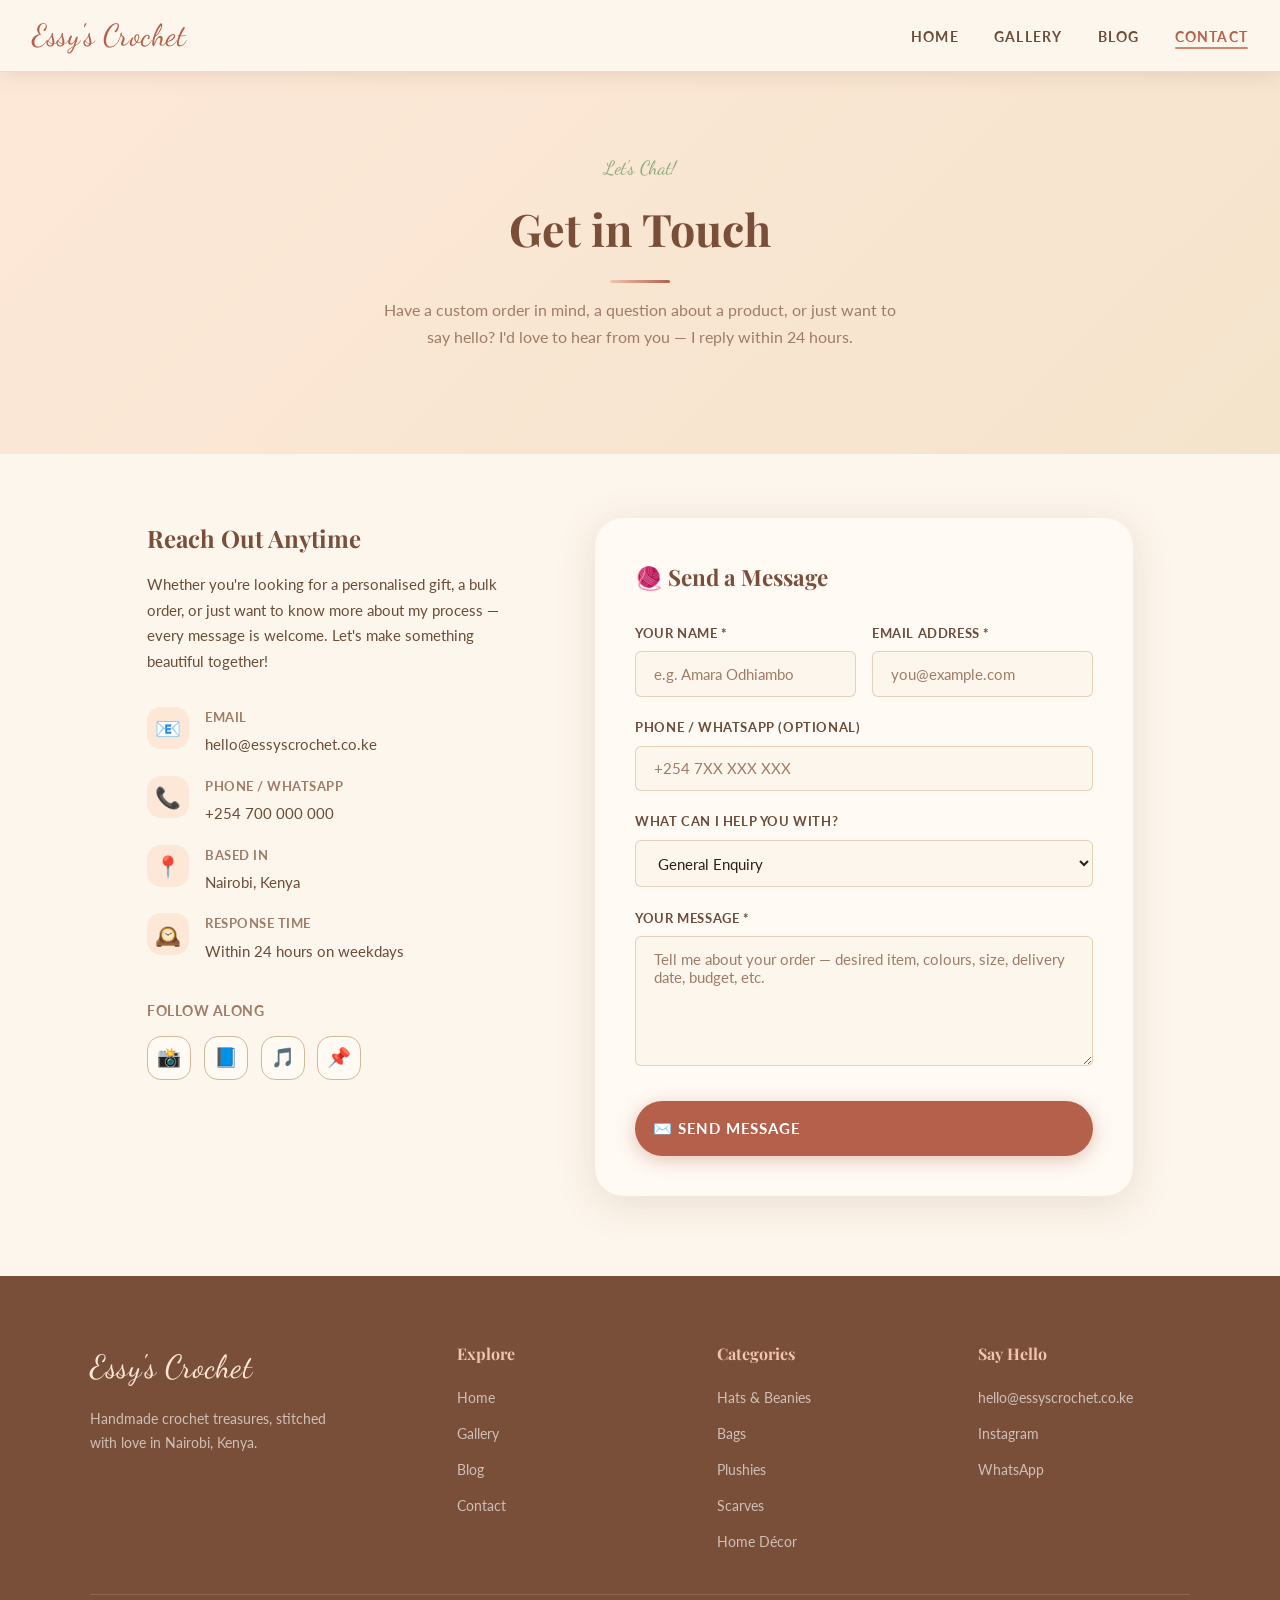
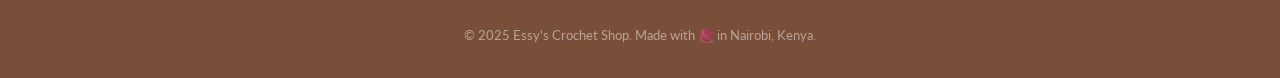
<file: contact.html>
<!DOCTYPE html>
<html lang="en">
<head>
  <meta charset="UTF-8" />
  <meta name="viewport" content="width=device-width, initial-scale=1.0" />
  <meta name="description" content="Contact Essy's Crochet Shop — place a custom order or ask a question." />
  <title>Contact | Essy's Crochet Shop</title>
  <link rel="stylesheet" href="style.css" />
  <link rel="icon" href="data:image/svg+xml,<svg xmlns='http://www.w3.org/2000/svg' viewBox='0 0 100 100'><text y='.9em' font-size='90'>🧶</text></svg>" />
</head>
<body>

  <!-- ==================== NAVIGATION ==================== -->
  <nav class="navbar">
    <a href="index.html" class="nav-logo">Essy's Crochet</a>
    <button class="hamburger" aria-label="Toggle menu">
      <span></span><span></span><span></span>
    </button>
    <ul class="nav-links">
      <li><a href="index.html">Home</a></li>
      <li><a href="gallery.html">Gallery</a></li>
      <li><a href="blog.html">Blog</a></li>
      <li><a href="contact.html" class="active">Contact</a></li>
    </ul>
  </nav>

  <!-- ==================== CONTACT HERO ==================== -->
  <div class="contact-hero">
    <span class="section-label">Let's Chat!</span>
    <h1 class="section-title">Get in Touch</h1>
    <div class="divider"></div>
    <p class="section-sub">
      Have a custom order in mind, a question about a product, or just want to say hello?
      I'd love to hear from you — I reply within 24 hours.
    </p>
  </div>

  <!-- ==================== CONTACT CONTENT ==================== -->
  <div class="contact-wrapper">

    <!-- Left: Contact info -->
    <div class="contact-info reveal">
      <h3>Reach Out Anytime</h3>
      <p>
        Whether you're looking for a personalised gift, a bulk order, or just want to know
        more about my process — every message is welcome. Let's make something beautiful together!
      </p>

      <div class="contact-details">
        <div class="contact-detail">
          <div class="contact-detail-icon">📧</div>
          <div class="contact-detail-text">
            <strong>Email</strong>
            <span>hello@essyscrochet.co.ke</span>
          </div>
        </div>
        <div class="contact-detail">
          <div class="contact-detail-icon">📞</div>
          <div class="contact-detail-text">
            <strong>Phone / WhatsApp</strong>
            <span>+254 700 000 000</span>
          </div>
        </div>
        <div class="contact-detail">
          <div class="contact-detail-icon">📍</div>
          <div class="contact-detail-text">
            <strong>Based In</strong>
            <span>Nairobi, Kenya</span>
          </div>
        </div>
        <div class="contact-detail">
          <div class="contact-detail-icon">🕰️</div>
          <div class="contact-detail-text">
            <strong>Response Time</strong>
            <span>Within 24 hours on weekdays</span>
          </div>
        </div>
      </div>

      <!-- Social media links -->
      <p style="font-size:0.85rem;font-weight:700;letter-spacing:0.5px;text-transform:uppercase;color:var(--text-light);margin-bottom:0.8rem;">
        Follow Along
      </p>
      <div class="social-links">
        <a href="#" class="social-link" aria-label="Instagram">📸</a>
        <a href="#" class="social-link" aria-label="Facebook">📘</a>
        <a href="#" class="social-link" aria-label="TikTok">🎵</a>
        <a href="#" class="social-link" aria-label="Pinterest">📌</a>
      </div>
    </div>

    <!-- Right: Contact form (posts to contact.php) -->
    <div class="contact-form-card reveal">
      <h3>🧶 Send a Message</h3>

      <!--
        FORM ACTION: This form submits to contact.php for server-side processing.
        The PHP file will validate the data and send an email or store it.
        method="POST" is used so form data is not exposed in the URL.
      -->
      <form id="contactForm" action="contact.php" method="POST" novalidate>

        <!-- Name & Email in a two-column row -->
        <div class="form-row">
          <div class="form-group">
            <label for="name">Your Name *</label>
            <input
              type="text"
              id="name"
              name="name"
              placeholder="e.g. Amara Odhiambo"
              required
              autocomplete="name"
            />
          </div>
          <div class="form-group">
            <label for="email">Email Address *</label>
            <input
              type="email"
              id="email"
              name="email"
              placeholder="you@example.com"
              required
              autocomplete="email"
            />
          </div>
        </div>

        <!-- Phone (optional) -->
        <div class="form-group">
          <label for="phone">Phone / WhatsApp (optional)</label>
          <input
            type="tel"
            id="phone"
            name="phone"
            placeholder="+254 7XX XXX XXX"
            autocomplete="tel"
          />
        </div>

        <!-- Subject / Order type dropdown -->
        <div class="form-group">
          <label for="subject">What can I help you with?</label>
          <select id="subject" name="subject">
            <option value="general">General Enquiry</option>
            <option value="order">Place a Custom Order</option>
            <option value="wholesale">Wholesale / Bulk Order</option>
            <option value="collab">Collaboration / Feature</option>
            <option value="other">Something Else</option>
          </select>
        </div>

        <!-- Message textarea -->
        <div class="form-group">
          <label for="message">Your Message *</label>
          <textarea
            id="message"
            name="message"
            placeholder="Tell me about your order — desired item, colours, size, delivery date, budget, etc."
            required
            rows="5"
          ></textarea>
        </div>

        <!-- Submit button -->
        <button type="submit" class="btn btn-primary form-submit">
          ✉️ Send Message
        </button>

        <!-- Feedback message — shown by JS (validation) or PHP (submission result) -->
        <div class="form-message" id="formMessage"></div>

      </form>
    </div>

  </div>
  <!-- End contact-wrapper -->

  <!-- ==================== FOOTER ==================== -->
  <footer class="footer">
    <div class="footer-inner">
      <div class="footer-brand">
        <a href="index.html" class="nav-logo">Essy's Crochet</a>
        <p>Handmade crochet treasures, stitched with love in Nairobi, Kenya.</p>
      </div>
      <div class="footer-col">
        <h4>Explore</h4>
        <ul>
          <li><a href="index.html">Home</a></li>
          <li><a href="gallery.html">Gallery</a></li>
          <li><a href="blog.html">Blog</a></li>
          <li><a href="contact.html">Contact</a></li>
        </ul>
      </div>
      <div class="footer-col">
        <h4>Categories</h4>
        <ul>
          <li><a href="gallery.html">Hats &amp; Beanies</a></li>
          <li><a href="gallery.html">Bags</a></li>
          <li><a href="gallery.html">Plushies</a></li>
          <li><a href="gallery.html">Scarves</a></li>
          <li><a href="gallery.html">Home Décor</a></li>
        </ul>
      </div>
      <div class="footer-col">
        <h4>Say Hello</h4>
        <ul>
          <li><a href="mailto:hello@essyscrochet.co.ke">hello@essyscrochet.co.ke</a></li>
          <li><a href="#">Instagram</a></li>
          <li><a href="#">WhatsApp</a></li>
        </ul>
      </div>
    </div>
    <div class="footer-bottom">
      <p>© 2025 Essy's Crochet Shop. Made with <span>🧶</span> in Nairobi, Kenya.</p>
    </div>
  </footer>

  <script src="script.js"></script>
</body>
</html>
</file>
<file: style.css>
/* ============================================
   ESSY'S CROCHET SHOP — Main Stylesheet
   Aesthetic: Warm cottage-core, handmade charm
   ============================================ */

/* --- Google Fonts --- */
@import url('https://fonts.googleapis.com/css2?family=Playfair+Display:ital,wght@0,400;0,700;1,400&family=Lato:wght@300;400;700&family=Dancing+Script:wght@600&display=swap');

/* --- CSS Variables (Design Tokens) --- */
:root {
  --cream:       #fdf6ec;
  --warm-white:  #fffaf4;
  --blush:       #f2c4b0;
  --dusty-rose:  #d4856a;
  --terracotta:  #b5604a;
  --sage:        #8aaa7c;
  --sage-light:  #c8dbbf;
  --tan:         #d4b896;
  --brown:       #7a4f3a;
  --charcoal:    #3d2b1f;
  --text-dark:   #2e1f14;
  --text-mid:    #6b4c38;
  --text-light:  #9e7c67;
  --shadow:      rgba(122, 79, 58, 0.15);
  --shadow-deep: rgba(61, 43, 31, 0.25);

  --font-display: 'Playfair Display', Georgia, serif;
  --font-script:  'Dancing Script', cursive;
  --font-body:    'Lato', 'Helvetica Neue', sans-serif;

  --radius-sm:  6px;
  --radius-md:  14px;
  --radius-lg:  28px;
  --radius-pill: 999px;

  --transition: all 0.3s ease;
  --transition-slow: all 0.5s ease;
}

/* --- Reset & Base --- */
*, *::before, *::after {
  box-sizing: border-box;
  margin: 0;
  padding: 0;
}

html {
  scroll-behavior: smooth;
  font-size: 16px;
}

body {
  font-family: var(--font-body);
  background-color: var(--cream);
  color: var(--text-dark);
  line-height: 1.7;
  overflow-x: hidden;
}

img {
  max-width: 100%;
  display: block;
}

a {
  text-decoration: none;
  color: inherit;
}

ul {
  list-style: none;
}

/* ============================================
   NAVIGATION
   ============================================ */
.navbar {
  position: sticky;
  top: 0;
  z-index: 1000;
  background: rgba(253, 246, 236, 0.95);
  backdrop-filter: blur(8px);
  border-bottom: 1px solid rgba(212, 184, 150, 0.4);
  padding: 0 2rem;
  display: flex;
  align-items: center;
  justify-content: space-between;
  height: 72px;
  box-shadow: 0 2px 20px var(--shadow);
}

.nav-logo {
  font-family: var(--font-script);
  font-size: 1.9rem;
  color: var(--terracotta);
  letter-spacing: 0.5px;
  transition: var(--transition);
}

.nav-logo:hover {
  color: var(--brown);
  transform: scale(1.04);
}

.nav-links {
  display: flex;
  gap: 2.2rem;
  align-items: center;
}

.nav-links a {
  font-family: var(--font-body);
  font-size: 0.9rem;
  font-weight: 700;
  letter-spacing: 1.2px;
  text-transform: uppercase;
  color: var(--text-mid);
  position: relative;
  padding-bottom: 4px;
  transition: var(--transition);
}

.nav-links a::after {
  content: '';
  position: absolute;
  bottom: 0;
  left: 0;
  width: 0;
  height: 2px;
  background: var(--dusty-rose);
  border-radius: var(--radius-pill);
  transition: width 0.3s ease;
}

.nav-links a:hover,
.nav-links a.active {
  color: var(--terracotta);
}

.nav-links a:hover::after,
.nav-links a.active::after {
  width: 100%;
}

/* Hamburger (mobile) */
.hamburger {
  display: none;
  flex-direction: column;
  gap: 5px;
  cursor: pointer;
  background: none;
  border: none;
  padding: 4px;
}

.hamburger span {
  display: block;
  width: 26px;
  height: 2px;
  background: var(--terracotta);
  border-radius: 2px;
  transition: var(--transition);
}

/* ============================================
   HERO SECTION
   ============================================ */
.hero {
  min-height: 92vh;
  display: flex;
  align-items: center;
  justify-content: center;
  text-align: center;
  padding: 4rem 2rem;
  position: relative;
  overflow: hidden;
  background: linear-gradient(160deg, var(--warm-white) 0%, #fde8d8 45%, #f5e4cc 100%);
}

/* Decorative yarn-ball circles in background */
.hero::before,
.hero::after {
  content: '';
  position: absolute;
  border-radius: 50%;
  opacity: 0.18;
  pointer-events: none;
}

.hero::before {
  width: 500px;
  height: 500px;
  background: radial-gradient(circle, var(--blush), transparent 70%);
  top: -120px;
  right: -100px;
}

.hero::after {
  width: 380px;
  height: 380px;
  background: radial-gradient(circle, var(--sage-light), transparent 70%);
  bottom: -80px;
  left: -80px;
}

.hero-content {
  max-width: 750px;
  position: relative;
  z-index: 1;
  animation: fadeUp 0.9s ease both;
}

.hero-eyebrow {
  font-family: var(--font-script);
  font-size: 1.3rem;
  color: var(--dusty-rose);
  display: block;
  margin-bottom: 0.6rem;
  animation: fadeUp 0.9s 0.1s ease both;
}

.hero h1 {
  font-family: var(--font-display);
  font-size: clamp(2.8rem, 7vw, 5.2rem);
  font-weight: 700;
  line-height: 1.15;
  color: var(--brown);
  margin-bottom: 1.2rem;
  animation: fadeUp 0.9s 0.2s ease both;
}

.hero h1 em {
  font-style: italic;
  color: var(--terracotta);
}

.hero-tagline {
  font-size: 1.15rem;
  color: var(--text-mid);
  max-width: 520px;
  margin: 0 auto 2.2rem;
  font-weight: 300;
  animation: fadeUp 0.9s 0.3s ease both;
}

.hero-cta {
  display: flex;
  gap: 1rem;
  justify-content: center;
  flex-wrap: wrap;
  animation: fadeUp 0.9s 0.4s ease both;
}

/* ============================================
   BUTTONS
   ============================================ */
.btn {
  display: inline-flex;
  align-items: center;
  gap: 0.5rem;
  padding: 0.85rem 2rem;
  border-radius: var(--radius-pill);
  font-family: var(--font-body);
  font-size: 0.88rem;
  font-weight: 700;
  letter-spacing: 0.8px;
  text-transform: uppercase;
  cursor: pointer;
  border: 2px solid transparent;
  transition: var(--transition);
}

.btn-primary {
  background: var(--terracotta);
  color: #fff;
  box-shadow: 0 4px 18px rgba(181, 96, 74, 0.35);
}

.btn-primary:hover {
  background: var(--brown);
  transform: translateY(-2px);
  box-shadow: 0 8px 28px rgba(122, 79, 58, 0.4);
}

.btn-outline {
  background: transparent;
  color: var(--terracotta);
  border-color: var(--terracotta);
}

.btn-outline:hover {
  background: var(--terracotta);
  color: #fff;
  transform: translateY(-2px);
}

.btn-sage {
  background: var(--sage);
  color: #fff;
  box-shadow: 0 4px 14px rgba(138, 170, 124, 0.35);
}

.btn-sage:hover {
  background: #6e9260;
  transform: translateY(-2px);
}

/* ============================================
   SECTION SHARED STYLES
   ============================================ */
section {
  padding: 5rem 2rem;
}

.section-label {
  font-family: var(--font-script);
  font-size: 1.2rem;
  color: var(--sage);
  display: block;
  text-align: center;
  margin-bottom: 0.4rem;
}

.section-title {
  font-family: var(--font-display);
  font-size: clamp(1.9rem, 4vw, 2.8rem);
  font-weight: 700;
  color: var(--brown);
  text-align: center;
  margin-bottom: 0.7rem;
}

.section-sub {
  text-align: center;
  color: var(--text-light);
  max-width: 520px;
  margin: 0 auto 3rem;
  font-size: 1rem;
}

.divider {
  width: 60px;
  height: 3px;
  background: linear-gradient(to right, var(--blush), var(--terracotta));
  border-radius: var(--radius-pill);
  margin: 0.8rem auto 0.8rem;
}

/* ============================================
   ABOUT / INTRO SECTION (Home)
   ============================================ */
.about-section {
  background: var(--warm-white);
}

.about-inner {
  max-width: 1000px;
  margin: 0 auto;
  display: grid;
  grid-template-columns: 1fr 1fr;
  gap: 4rem;
  align-items: center;
}

.about-img-wrap {
  position: relative;
}

.about-img-wrap img {
  width: 100%;
  height: 420px;
  object-fit: cover;
  border-radius: var(--radius-lg);
  box-shadow: 10px 14px 40px var(--shadow-deep);
}

/* Decorative badge */
.about-badge {
  position: absolute;
  bottom: -18px;
  right: -18px;
  width: 110px;
  height: 110px;
  background: var(--terracotta);
  border-radius: 50%;
  display: flex;
  flex-direction: column;
  align-items: center;
  justify-content: center;
  color: #fff;
  font-family: var(--font-script);
  font-size: 0.9rem;
  text-align: center;
  line-height: 1.3;
  box-shadow: 0 6px 20px var(--shadow-deep);
}

.about-badge strong {
  font-size: 1.5rem;
  display: block;
  font-family: var(--font-display);
  font-style: italic;
}

.about-text h2 {
  font-family: var(--font-display);
  font-size: 2.1rem;
  color: var(--brown);
  margin-bottom: 1rem;
  line-height: 1.3;
}

.about-text h2 em {
  color: var(--terracotta);
  font-style: italic;
}

.about-text p {
  color: var(--text-mid);
  margin-bottom: 1.1rem;
  font-weight: 300;
}

.about-perks {
  margin: 1.5rem 0;
  display: flex;
  flex-direction: column;
  gap: 0.6rem;
}

.perk {
  display: flex;
  align-items: center;
  gap: 0.7rem;
  font-size: 0.95rem;
  color: var(--text-mid);
}

.perk-icon {
  font-size: 1.2rem;
}

/* ============================================
   FEATURED PRODUCTS (Home)
   ============================================ */
.featured-section {
  background: var(--cream);
}

.products-grid {
  max-width: 1100px;
  margin: 0 auto;
  display: grid;
  grid-template-columns: repeat(auto-fill, minmax(280px, 1fr));
  gap: 2rem;
}

.product-card {
  background: var(--warm-white);
  border-radius: var(--radius-md);
  overflow: hidden;
  box-shadow: 0 4px 20px var(--shadow);
  transition: var(--transition-slow);
  cursor: pointer;
}

.product-card:hover {
  transform: translateY(-8px);
  box-shadow: 0 14px 40px var(--shadow-deep);
}

.product-card img {
  width: 100%;
  height: 230px;
  object-fit: cover;
  transition: transform 0.5s ease;
}

.product-card:hover img {
  transform: scale(1.05);
}

.card-img-wrap {
  overflow: hidden;
  position: relative;
}

.card-tag {
  position: absolute;
  top: 12px;
  left: 12px;
  background: var(--terracotta);
  color: #fff;
  font-size: 0.72rem;
  font-weight: 700;
  letter-spacing: 0.8px;
  text-transform: uppercase;
  padding: 4px 10px;
  border-radius: var(--radius-pill);
}

.card-tag.new {
  background: var(--sage);
}

.card-body {
  padding: 1.3rem 1.5rem 1.6rem;
}

.card-body h3 {
  font-family: var(--font-display);
  font-size: 1.2rem;
  color: var(--brown);
  margin-bottom: 0.35rem;
}

.card-body p {
  font-size: 0.9rem;
  color: var(--text-light);
  margin-bottom: 1rem;
  line-height: 1.5;
}

.card-footer {
  display: flex;
  align-items: center;
  justify-content: space-between;
}

.price {
  font-family: var(--font-display);
  font-size: 1.25rem;
  font-weight: 700;
  color: var(--terracotta);
}

/* ============================================
   GALLERY PAGE
   ============================================ */
.gallery-hero {
  background: linear-gradient(135deg, #fde8d8 0%, #f0e8d4 100%);
  padding: 5rem 2rem 3.5rem;
  text-align: center;
}

.filter-bar {
  display: flex;
  justify-content: center;
  flex-wrap: wrap;
  gap: 0.7rem;
  max-width: 700px;
  margin: 0 auto 3rem;
}

.filter-btn {
  padding: 0.55rem 1.4rem;
  border: 2px solid var(--blush);
  border-radius: var(--radius-pill);
  background: transparent;
  color: var(--text-mid);
  font-family: var(--font-body);
  font-size: 0.85rem;
  font-weight: 700;
  letter-spacing: 0.5px;
  cursor: pointer;
  transition: var(--transition);
}

.filter-btn:hover,
.filter-btn.active {
  background: var(--terracotta);
  border-color: var(--terracotta);
  color: #fff;
  transform: translateY(-2px);
  box-shadow: 0 4px 14px rgba(181, 96, 74, 0.3);
}

.gallery-grid {
  max-width: 1150px;
  margin: 0 auto;
  display: grid;
  grid-template-columns: repeat(auto-fill, minmax(300px, 1fr));
  gap: 2rem;
  padding: 0 2rem 5rem;
}

.gallery-item {
  background: var(--warm-white);
  border-radius: var(--radius-md);
  overflow: hidden;
  box-shadow: 0 4px 20px var(--shadow);
  transition: var(--transition-slow);
}

.gallery-item:hover {
  transform: translateY(-6px);
  box-shadow: 0 16px 40px var(--shadow-deep);
}

.gallery-item.hidden {
  display: none;
}

.gallery-img-wrap {
  position: relative;
  overflow: hidden;
}

.gallery-item img {
  width: 100%;
  height: 260px;
  object-fit: cover;
  transition: transform 0.5s ease;
}

.gallery-item:hover img {
  transform: scale(1.06);
}

.gallery-overlay {
  position: absolute;
  inset: 0;
  background: linear-gradient(to top, rgba(61,43,31,0.65) 0%, transparent 55%);
  opacity: 0;
  transition: var(--transition);
  display: flex;
  align-items: flex-end;
  padding: 1.2rem;
}

.gallery-item:hover .gallery-overlay {
  opacity: 1;
}

.gallery-overlay span {
  color: #fff;
  font-size: 0.8rem;
  letter-spacing: 0.6px;
  font-weight: 700;
  text-transform: uppercase;
}

.gallery-info {
  padding: 1.2rem 1.4rem 1.5rem;
}

.gallery-info h3 {
  font-family: var(--font-display);
  font-size: 1.1rem;
  color: var(--brown);
  margin-bottom: 0.25rem;
}

.gallery-info p {
  font-size: 0.87rem;
  color: var(--text-light);
  line-height: 1.5;
}

.gallery-category-badge {
  display: inline-block;
  font-size: 0.72rem;
  font-weight: 700;
  letter-spacing: 0.7px;
  text-transform: uppercase;
  padding: 3px 9px;
  border-radius: var(--radius-pill);
  margin-bottom: 0.5rem;
}

.badge-hats { background: #fde8d8; color: var(--terracotta); }
.badge-bags { background: #d4edda; color: #3e7c4f; }
.badge-plushies { background: #e8d4ed; color: #7c3e88; }
.badge-scarves { background: #d4e8ed; color: #3e7c8a; }
.badge-home { background: #ede8d4; color: #8a7c3e; }

/* ============================================
   BLOG PAGE
   ============================================ */
.blog-hero {
  background: linear-gradient(135deg, #f0ede0 0%, #fde8d8 100%);
  padding: 5rem 2rem 3.5rem;
  text-align: center;
}

.blog-grid {
  max-width: 1050px;
  margin: 0 auto;
  padding: 0 2rem 5rem;
  display: grid;
  grid-template-columns: repeat(auto-fill, minmax(300px, 1fr));
  gap: 2.2rem;
}

.blog-card {
  background: var(--warm-white);
  border-radius: var(--radius-md);
  overflow: hidden;
  box-shadow: 0 4px 20px var(--shadow);
  display: flex;
  flex-direction: column;
  transition: var(--transition-slow);
}

.blog-card:hover {
  transform: translateY(-6px);
  box-shadow: 0 14px 40px var(--shadow-deep);
}

.blog-card-img {
  width: 100%;
  height: 210px;
  object-fit: cover;
  transition: transform 0.5s ease;
}

.blog-card:hover .blog-card-img {
  transform: scale(1.04);
}

.blog-card-img-wrap {
  overflow: hidden;
}

.blog-card-body {
  padding: 1.5rem 1.6rem 1.8rem;
  flex: 1;
  display: flex;
  flex-direction: column;
}

.blog-meta {
  display: flex;
  align-items: center;
  gap: 0.8rem;
  margin-bottom: 0.8rem;
}

.blog-cat {
  font-size: 0.72rem;
  font-weight: 700;
  letter-spacing: 0.7px;
  text-transform: uppercase;
  padding: 3px 10px;
  border-radius: var(--radius-pill);
  background: #fde8d8;
  color: var(--terracotta);
}

.blog-date {
  font-size: 0.8rem;
  color: var(--text-light);
}

.blog-card-body h3 {
  font-family: var(--font-display);
  font-size: 1.25rem;
  color: var(--brown);
  margin-bottom: 0.7rem;
  line-height: 1.35;
}

.blog-card-body p {
  font-size: 0.9rem;
  color: var(--text-mid);
  line-height: 1.65;
  flex: 1;
  margin-bottom: 1.4rem;
}

.blog-card-footer {
  display: flex;
  align-items: center;
  justify-content: space-between;
  border-top: 1px solid rgba(212,184,150,0.3);
  padding-top: 1rem;
}

.read-time {
  font-size: 0.8rem;
  color: var(--text-light);
}

/* Blog Read More Modal */
.modal-overlay {
  position: fixed;
  inset: 0;
  background: rgba(46, 31, 20, 0.55);
  backdrop-filter: blur(4px);
  z-index: 9999;
  display: flex;
  align-items: center;
  justify-content: center;
  padding: 1.5rem;
  opacity: 0;
  pointer-events: none;
  transition: opacity 0.3s ease;
}

.modal-overlay.open {
  opacity: 1;
  pointer-events: all;
}

.modal-box {
  background: var(--warm-white);
  border-radius: var(--radius-lg);
  max-width: 680px;
  width: 100%;
  max-height: 85vh;
  overflow-y: auto;
  padding: 2.5rem;
  box-shadow: 0 20px 60px var(--shadow-deep);
  transform: translateY(20px);
  transition: transform 0.3s ease;
}

.modal-overlay.open .modal-box {
  transform: translateY(0);
}

.modal-close {
  float: right;
  background: none;
  border: none;
  font-size: 1.8rem;
  color: var(--text-light);
  cursor: pointer;
  line-height: 1;
  transition: var(--transition);
}

.modal-close:hover { color: var(--terracotta); }

.modal-box h2 {
  font-family: var(--font-display);
  font-size: 1.7rem;
  color: var(--brown);
  margin-bottom: 0.5rem;
  margin-top: 0.5rem;
}

.modal-body {
  margin-top: 1.2rem;
  color: var(--text-mid);
  line-height: 1.8;
}

.modal-body p { margin-bottom: 1rem; }

.modal-body h4 {
  font-family: var(--font-display);
  color: var(--brown);
  margin: 1.2rem 0 0.4rem;
}

.modal-body ul {
  list-style: disc;
  padding-left: 1.4rem;
  margin-bottom: 1rem;
}

.modal-body ul li {
  margin-bottom: 0.3rem;
  font-size: 0.95rem;
}

/* ============================================
   CONTACT PAGE
   ============================================ */
.contact-hero {
  background: linear-gradient(135deg, #fde8d8 0%, #f5e4cc 100%);
  padding: 5rem 2rem 3.5rem;
  text-align: center;
}

.contact-wrapper {
  max-width: 1050px;
  margin: 0 auto;
  padding: 4rem 2rem 5rem;
  display: grid;
  grid-template-columns: 1fr 1.4fr;
  gap: 4rem;
  align-items: start;
}

.contact-info h3 {
  font-family: var(--font-display);
  font-size: 1.5rem;
  color: var(--brown);
  margin-bottom: 0.8rem;
}

.contact-info p {
  color: var(--text-mid);
  margin-bottom: 2rem;
  font-size: 0.95rem;
  line-height: 1.7;
}

.contact-details {
  display: flex;
  flex-direction: column;
  gap: 1.1rem;
  margin-bottom: 2.2rem;
}

.contact-detail {
  display: flex;
  align-items: flex-start;
  gap: 1rem;
}

.contact-detail-icon {
  font-size: 1.3rem;
  width: 42px;
  height: 42px;
  background: #fde8d8;
  border-radius: var(--radius-md);
  display: flex;
  align-items: center;
  justify-content: center;
  flex-shrink: 0;
}

.contact-detail-text strong {
  display: block;
  font-size: 0.8rem;
  font-weight: 700;
  letter-spacing: 0.5px;
  text-transform: uppercase;
  color: var(--text-light);
  margin-bottom: 0.1rem;
}

.contact-detail-text span {
  font-size: 0.95rem;
  color: var(--text-mid);
}

.social-links {
  display: flex;
  gap: 0.8rem;
}

.social-link {
  width: 44px;
  height: 44px;
  background: var(--warm-white);
  border: 1.5px solid var(--tan);
  border-radius: var(--radius-md);
  display: flex;
  align-items: center;
  justify-content: center;
  font-size: 1.2rem;
  transition: var(--transition);
}

.social-link:hover {
  background: var(--terracotta);
  border-color: var(--terracotta);
  transform: translateY(-3px);
}

/* Contact Form */
.contact-form-card {
  background: var(--warm-white);
  border-radius: var(--radius-lg);
  padding: 2.5rem;
  box-shadow: 0 8px 40px var(--shadow);
}

.contact-form-card h3 {
  font-family: var(--font-display);
  font-size: 1.4rem;
  color: var(--brown);
  margin-bottom: 1.6rem;
}

.form-row {
  display: grid;
  grid-template-columns: 1fr 1fr;
  gap: 1rem;
}

.form-group {
  margin-bottom: 1.2rem;
}

.form-group label {
  display: block;
  font-size: 0.82rem;
  font-weight: 700;
  letter-spacing: 0.6px;
  text-transform: uppercase;
  color: var(--text-mid);
  margin-bottom: 0.45rem;
}

.form-group input,
.form-group select,
.form-group textarea {
  width: 100%;
  padding: 0.8rem 1.1rem;
  border: 1.5px solid rgba(212,184,150,0.6);
  border-radius: var(--radius-sm);
  background: var(--cream);
  font-family: var(--font-body);
  font-size: 0.95rem;
  color: var(--text-dark);
  transition: var(--transition);
  outline: none;
}

.form-group input:focus,
.form-group select:focus,
.form-group textarea:focus {
  border-color: var(--dusty-rose);
  box-shadow: 0 0 0 3px rgba(242,196,176,0.3);
  background: var(--warm-white);
}

.form-group textarea {
  resize: vertical;
  min-height: 130px;
}

.form-group input::placeholder,
.form-group textarea::placeholder {
  color: var(--text-light);
}

.form-submit {
  width: 100%;
  padding: 1rem;
  font-size: 0.95rem;
  margin-top: 0.5rem;
}

/* Success / Error Message */
.form-message {
  padding: 1rem 1.2rem;
  border-radius: var(--radius-md);
  font-size: 0.95rem;
  font-weight: 600;
  text-align: center;
  margin-top: 1rem;
  display: none;
}

.form-message.success {
  background: #d4edda;
  color: #2e7d45;
  display: block;
}

.form-message.error {
  background: #fde8d8;
  color: var(--terracotta);
  display: block;
}

/* ============================================
   FOOTER
   ============================================ */
.footer {
  background: var(--brown);
  color: rgba(255,255,255,0.85);
  padding: 4rem 2rem 2rem;
}

.footer-inner {
  max-width: 1100px;
  margin: 0 auto;
  display: grid;
  grid-template-columns: 1.5fr 1fr 1fr 1fr;
  gap: 3rem;
  padding-bottom: 2.5rem;
  border-bottom: 1px solid rgba(255,255,255,0.12);
}

.footer-brand .nav-logo {
  color: #fde8d8;
  display: block;
  margin-bottom: 0.8rem;
  font-size: 2rem;
}

.footer-brand p {
  font-size: 0.88rem;
  line-height: 1.7;
  opacity: 0.75;
  max-width: 240px;
}

.footer-col h4 {
  font-family: var(--font-display);
  font-size: 1rem;
  color: var(--blush);
  margin-bottom: 1rem;
}

.footer-col ul {
  display: flex;
  flex-direction: column;
  gap: 0.55rem;
}

.footer-col ul a {
  font-size: 0.87rem;
  opacity: 0.75;
  transition: var(--transition);
}

.footer-col ul a:hover {
  opacity: 1;
  color: var(--blush);
  padding-left: 4px;
}

.footer-bottom {
  max-width: 1100px;
  margin: 1.8rem auto 0;
  text-align: center;
  font-size: 0.82rem;
  opacity: 0.55;
}

.footer-bottom span {
  color: var(--blush);
  opacity: 1;
}

/* ============================================
   ANIMATIONS
   ============================================ */
@keyframes fadeUp {
  from {
    opacity: 0;
    transform: translateY(22px);
  }
  to {
    opacity: 1;
    transform: translateY(0);
  }
}

@keyframes float {
  0%, 100% { transform: translateY(0); }
  50% { transform: translateY(-10px); }
}

.float-anim {
  animation: float 4s ease-in-out infinite;
}

/* Scroll reveal utility */
.reveal {
  opacity: 0;
  transform: translateY(30px);
  transition: opacity 0.6s ease, transform 0.6s ease;
}

.reveal.visible {
  opacity: 1;
  transform: translateY(0);
}

/* ============================================
   RESPONSIVE — TABLET
   ============================================ */
@media (max-width: 900px) {
  .about-inner {
    grid-template-columns: 1fr;
    gap: 2.5rem;
  }

  .about-img-wrap img {
    height: 320px;
  }

  .footer-inner {
    grid-template-columns: 1fr 1fr;
    gap: 2rem;
  }

  .contact-wrapper {
    grid-template-columns: 1fr;
    gap: 2.5rem;
  }

  .form-row {
    grid-template-columns: 1fr;
  }
}

/* ============================================
   RESPONSIVE — MOBILE
   ============================================ */
@media (max-width: 640px) {
  .navbar {
    padding: 0 1.2rem;
  }

  .hamburger {
    display: flex;
  }

  .nav-links {
    display: none;
    position: absolute;
    top: 72px;
    left: 0;
    right: 0;
    background: var(--warm-white);
    flex-direction: column;
    align-items: center;
    padding: 1.5rem 0;
    gap: 1.2rem;
    box-shadow: 0 8px 20px var(--shadow);
    border-bottom: 1px solid rgba(212,184,150,0.3);
  }

  .nav-links.open {
    display: flex;
  }

  section {
    padding: 3.5rem 1.2rem;
  }

  .footer-inner {
    grid-template-columns: 1fr;
    gap: 1.8rem;
  }

  .products-grid,
  .gallery-grid,
  .blog-grid {
    grid-template-columns: 1fr;
    padding: 0 0 3rem;
  }

  .gallery-grid,
  .blog-grid {
    padding: 0 1.2rem 3rem;
  }

  .hero-cta {
    flex-direction: column;
    align-items: center;
  }

  .contact-form-card {
    padding: 1.8rem 1.4rem;
  }
}
</file>
